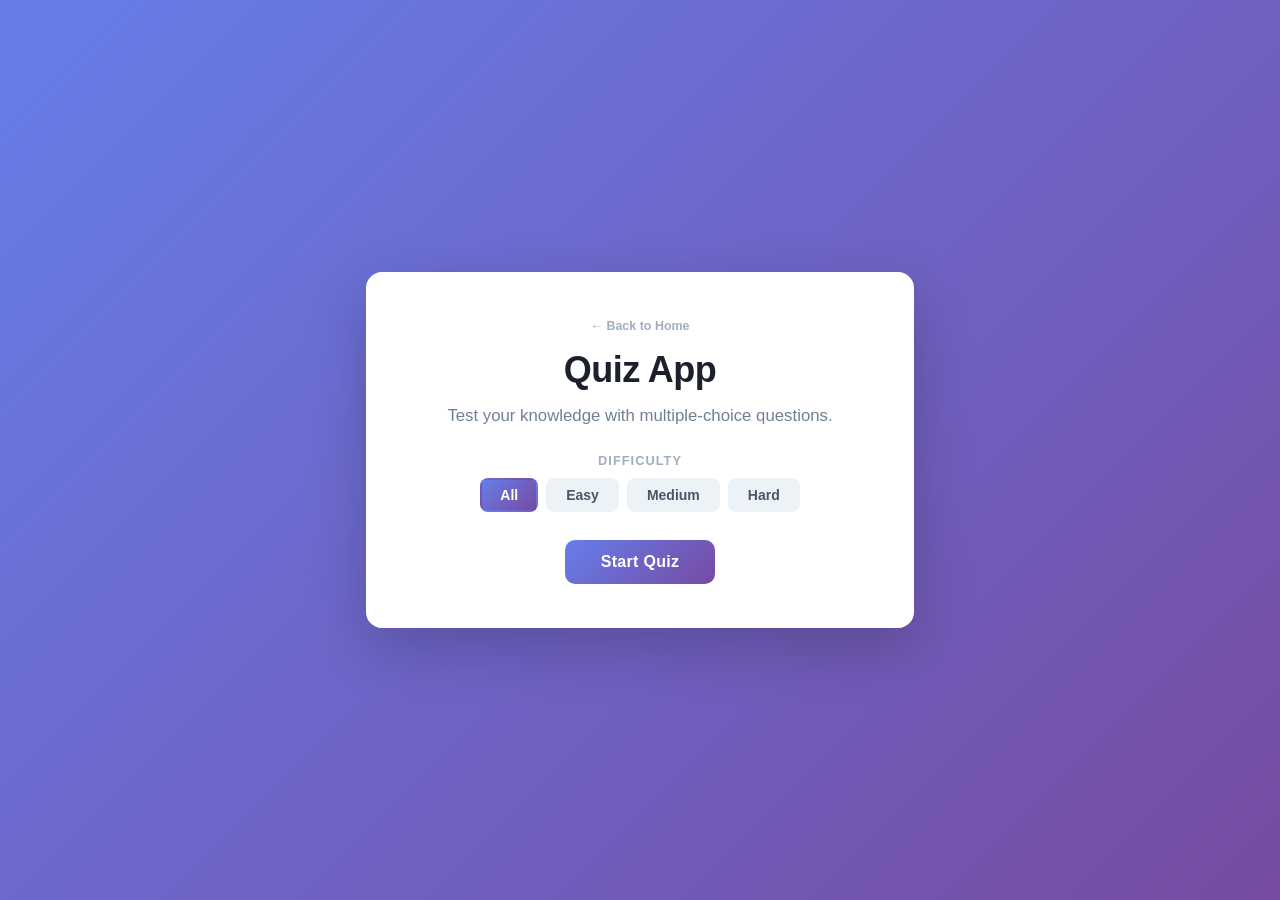
<file: quiz-app/index.html>
<!DOCTYPE html>
<html lang="en">
<head>
  <meta charset="UTF-8" />
  <meta name="viewport" content="width=device-width, initial-scale=1.0" />
  <title>Quiz App</title>
  <link rel="stylesheet" href="style.css" />
</head>
<body>
  <div class="container">

    <!-- Start Screen -->
    <div id="start-screen" class="screen">
      <a href="landing.html" class="back-home-link" id="back-home-link">← Back to Home</a>
      <h1>Quiz App</h1>
      <p>Test your knowledge with multiple-choice questions.</p>

      <div class="difficulty-selector">
        <span class="difficulty-label">Difficulty</span>
        <div class="difficulty-buttons">
          <button class="diff-btn active" data-difficulty="all">All</button>
          <button class="diff-btn" data-difficulty="easy">Easy</button>
          <button class="diff-btn" data-difficulty="medium">Medium</button>
          <button class="diff-btn" data-difficulty="hard">Hard</button>
        </div>
      </div>

      <button id="start-btn">Start Quiz</button>

      <!-- Leaderboard -->
      <div id="leaderboard-section" class="leaderboard-section hidden">
        <h3>Leaderboard</h3>
        <ol id="leaderboard-list"></ol>
      </div>
    </div>

    <!-- Quiz Screen -->
    <div id="quiz-screen" class="screen hidden">
      <div class="quiz-header">
        <span class="progress-label">Question <span id="current-q">1</span> of <span id="total-q">5</span></span>
        <div class="timer">
          <svg class="timer-ring" viewBox="0 0 40 40">
            <circle class="timer-ring-bg" cx="20" cy="20" r="16"/>
            <circle id="timer-ring-fill" class="timer-ring-fill" cx="20" cy="20" r="16"/>
          </svg>
          <span id="timer-text">15</span>
        </div>
      </div>
      <div class="progress-bar">
        <div id="progress-fill"></div>
      </div>
      <div class="question-card">
        <p id="question-text"></p>
        <ul id="options-list"></ul>
      </div>
      <button id="next-btn" disabled>Next</button>
    </div>

    <!-- Result Screen -->
    <div id="result-screen" class="screen hidden">
      <h2>Quiz Complete!</h2>
      <p class="score-display">Your Score: <span id="score"></span> / <span id="total"></span></p>
      <p id="score-message"></p>

      <!-- Past Attempts -->
      <div id="history-section" class="history-section hidden">
        <h3>Past Attempts</h3>
        <ul id="history-list"></ul>
      </div>

      <div class="result-actions">
        <button id="restart-btn">Try Again</button>
        <button id="home-btn" class="btn-secondary">Home</button>
        <a href="landing.html" id="analytics-link" class="btn-secondary btn-anchor">View Analytics</a>
      </div>
    </div>

  </div>

  <script src="script.js"></script>
</body>
</html>
</file>
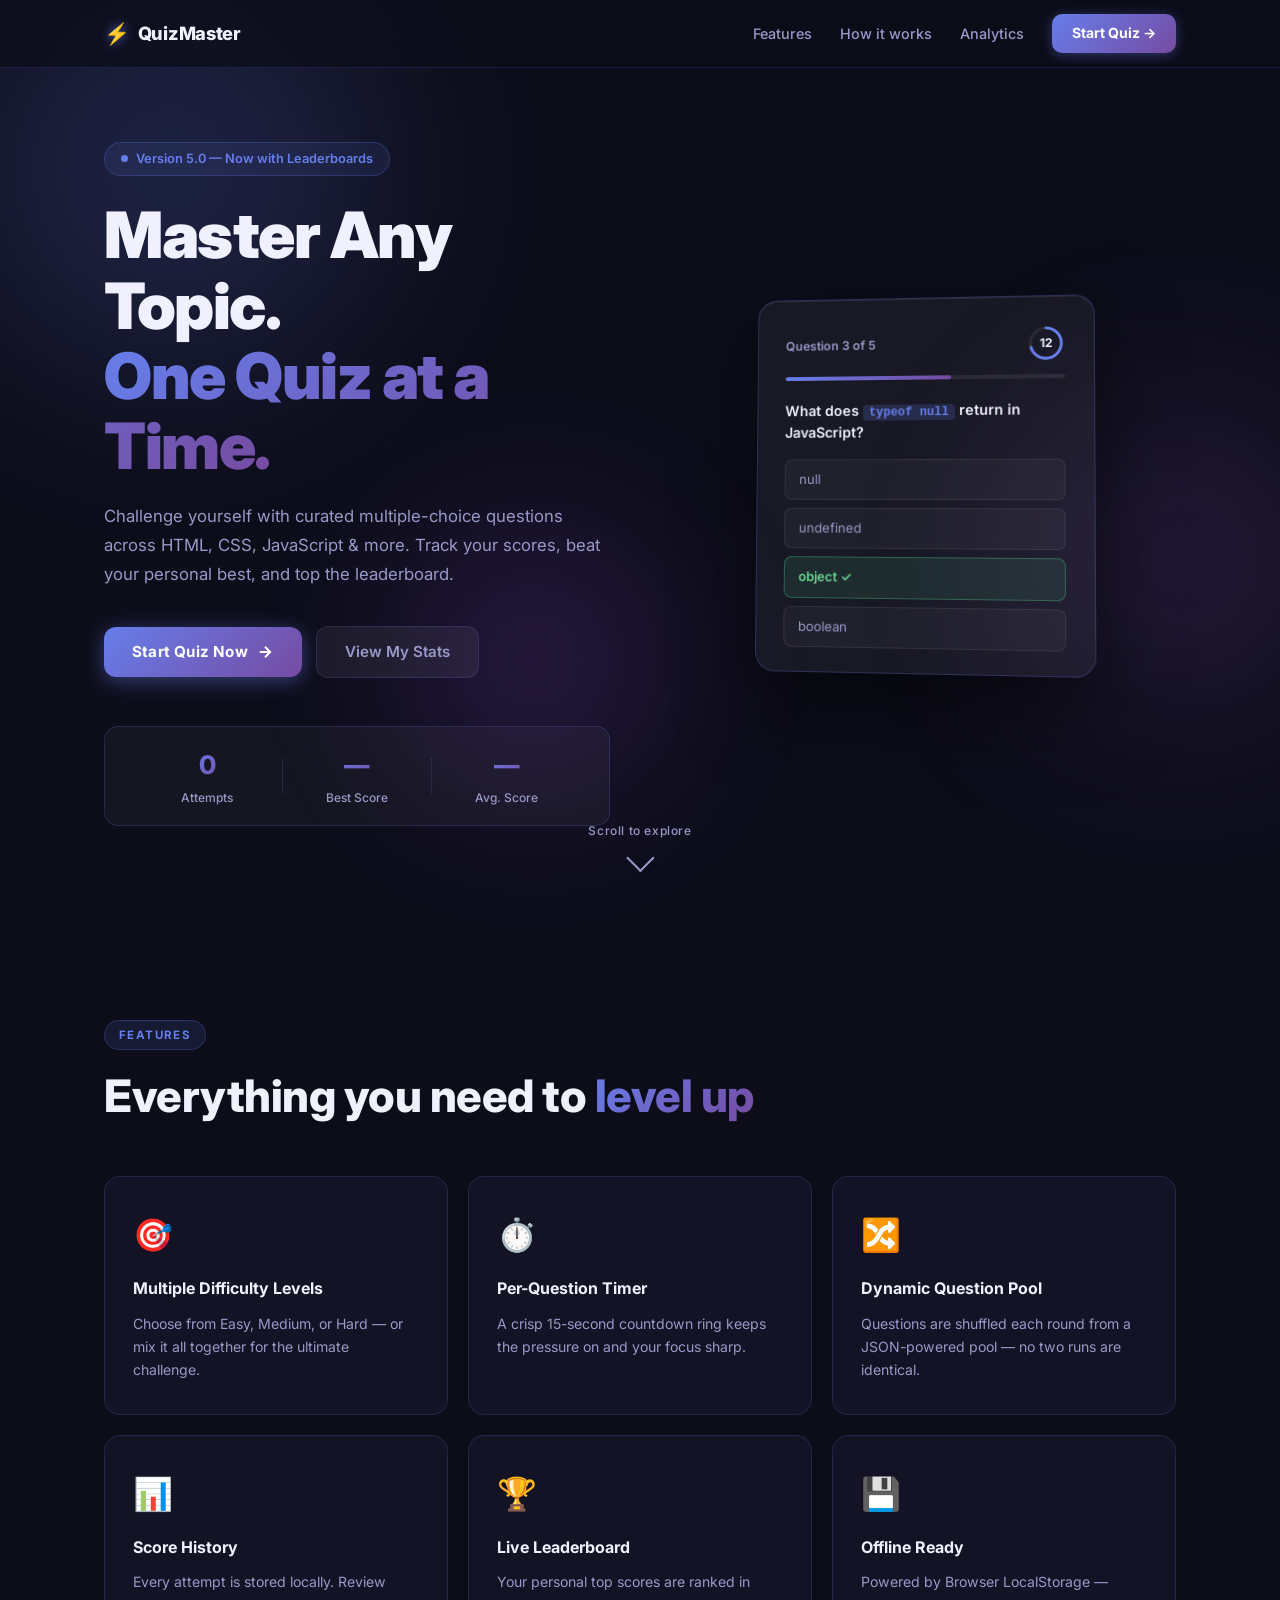
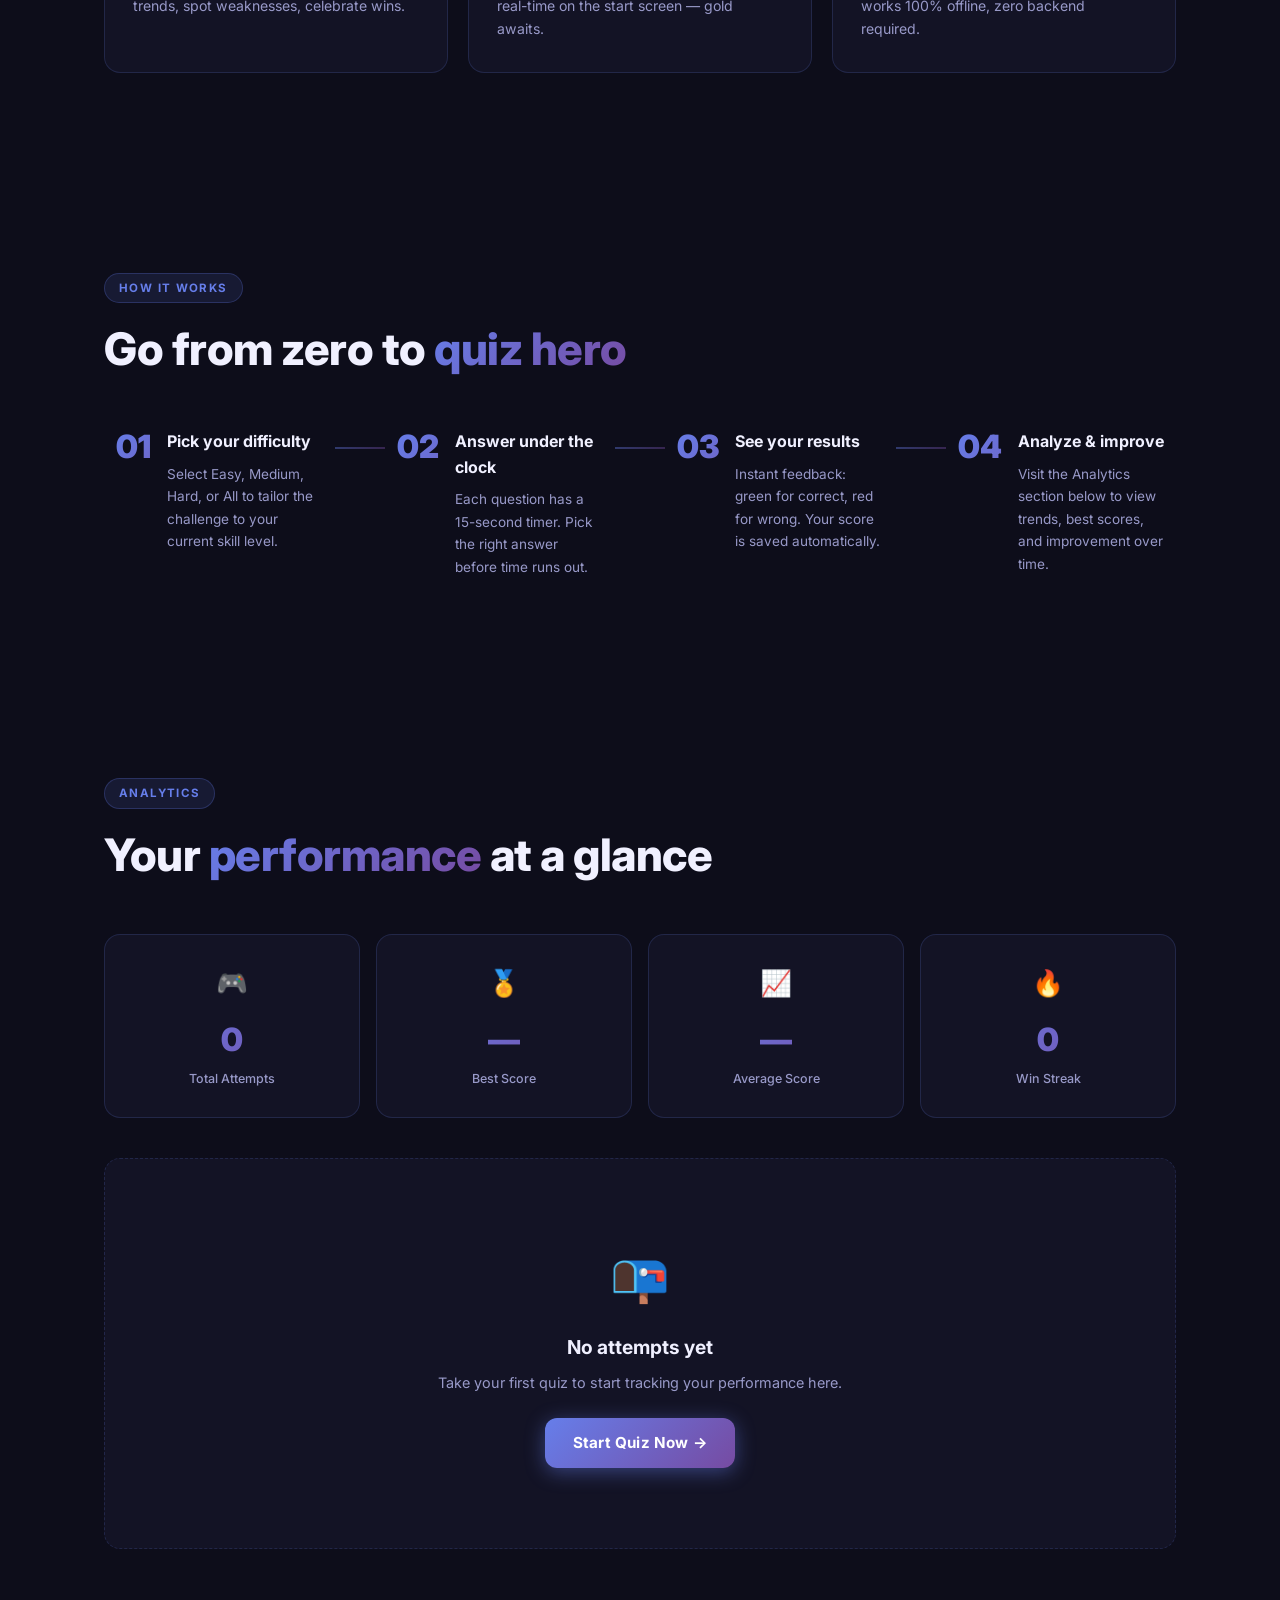
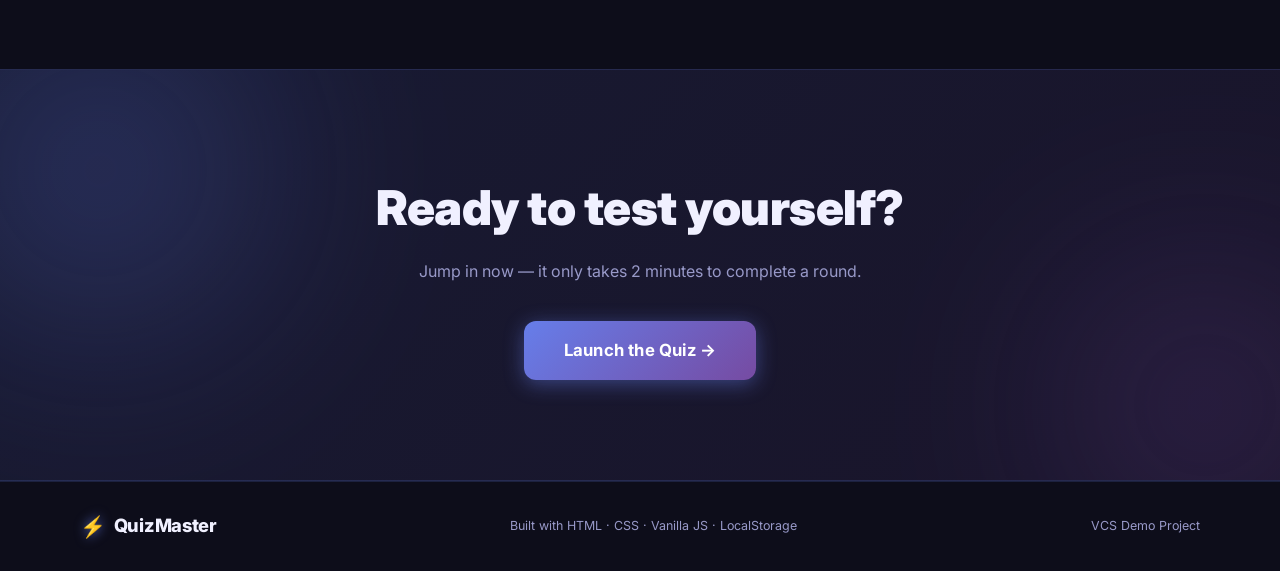
<file: quiz-app/landing.html>
<!DOCTYPE html>
<html lang="en">
<head>
  <meta charset="UTF-8" />
  <meta name="viewport" content="width=device-width, initial-scale=1.0" />
  <title>QuizMaster — Test Your Knowledge</title>
  <meta name="description" content="QuizMaster is a beautifully crafted quiz application. Challenge yourself with multiple-choice questions, track your progress, and climb the leaderboard." />
  <link rel="preconnect" href="https://fonts.googleapis.com" />
  <link rel="preconnect" href="https://fonts.gstatic.com" crossorigin />
  <link href="https://fonts.googleapis.com/css2?family=Inter:wght@300;400;500;600;700;800;900&display=swap" rel="stylesheet" />
  <link rel="stylesheet" href="landing.css" />
</head>
<body>

  <!-- ── NAV ───────────────────────────────────────────── -->
  <nav class="nav" id="main-nav">
    <div class="nav-inner">
      <a href="#" class="nav-logo">
        <span class="logo-icon">⚡</span>
        <span>QuizMaster</span>
      </a>
      <div class="nav-links">
        <a href="#features">Features</a>
        <a href="#how-it-works">How it works</a>
        <a href="#analytics">Analytics</a>
        <a href="index.html" class="nav-cta">Start Quiz →</a>
      </div>
      <button class="nav-hamburger" id="hamburger" aria-label="Toggle menu">
        <span></span><span></span><span></span>
      </button>
    </div>
  </nav>

  <!-- ── HERO ──────────────────────────────────────────── -->
  <header class="hero" id="home">
    <div class="hero-bg">
      <div class="orb orb-1"></div>
      <div class="orb orb-2"></div>
      <div class="orb orb-3"></div>
    </div>
    <div class="hero-content">
      <div class="hero-badge">
        <span class="badge-dot"></span>
        Version 5.0 — Now with Leaderboards
      </div>
      <h1 class="hero-title">
        Master Any Topic.<br />
        <span class="gradient-text">One Quiz at a Time.</span>
      </h1>
      <p class="hero-sub">
        Challenge yourself with curated multiple-choice questions across HTML, CSS, JavaScript &amp; more. Track your scores, beat your personal best, and top the leaderboard.
      </p>
      <div class="hero-actions">
        <a href="index.html" class="btn-primary" id="hero-start-btn">
          <span>Start Quiz Now</span>
          <svg width="18" height="18" viewBox="0 0 24 24" fill="none" stroke="currentColor" stroke-width="2.5"><path d="M5 12h14M12 5l7 7-7 7"/></svg>
        </a>
        <a href="#analytics" class="btn-ghost">View My Stats</a>
      </div>
      <div class="hero-stats" id="hero-stats">
        <div class="hstat">
          <span class="hstat-num" id="hs-attempts">—</span>
          <span class="hstat-label">Attempts</span>
        </div>
        <div class="hstat-divider"></div>
        <div class="hstat">
          <span class="hstat-num" id="hs-best">—</span>
          <span class="hstat-label">Best Score</span>
        </div>
        <div class="hstat-divider"></div>
        <div class="hstat">
          <span class="hstat-num" id="hs-avg">—</span>
          <span class="hstat-label">Avg. Score</span>
        </div>
      </div>
    </div>
    <div class="hero-visual" aria-hidden="true">
      <div class="quiz-mock">
        <div class="mock-header">
          <span class="mock-tag">Question 3 of 5</span>
          <div class="mock-timer">
            <svg viewBox="0 0 40 40">
              <circle class="tbg" cx="20" cy="20" r="16"/>
              <circle class="tfg" cx="20" cy="20" r="16"/>
            </svg>
            <span>12</span>
          </div>
        </div>
        <div class="mock-bar"><div class="mock-bar-fill" style="width:60%"></div></div>
        <p class="mock-q">What does <code>typeof null</code> return in JavaScript?</p>
        <ul class="mock-opts">
          <li class="opt-a">null</li>
          <li class="opt-b">undefined</li>
          <li class="opt-c opt-correct">object ✓</li>
          <li class="opt-d">boolean</li>
        </ul>
      </div>
    </div>
    <div class="hero-scroll-hint">
      <span>Scroll to explore</span>
      <div class="scroll-arrow"></div>
    </div>
  </header>

  <!-- ── FEATURES ───────────────────────────────────────── -->
  <section class="features-section" id="features">
    <div class="section-inner">
      <div class="section-label">Features</div>
      <h2 class="section-title">Everything you need to  <span class="gradient-text">level up</span></h2>
      <div class="features-grid">
        <div class="feat-card" style="--d:0ms">
          <div class="feat-icon">🎯</div>
          <h3>Multiple Difficulty Levels</h3>
          <p>Choose from Easy, Medium, or Hard — or mix it all together for the ultimate challenge.</p>
        </div>
        <div class="feat-card" style="--d:80ms">
          <div class="feat-icon">⏱️</div>
          <h3>Per-Question Timer</h3>
          <p>A crisp 15-second countdown ring keeps the pressure on and your focus sharp.</p>
        </div>
        <div class="feat-card" style="--d:160ms">
          <div class="feat-icon">🔀</div>
          <h3>Dynamic Question Pool</h3>
          <p>Questions are shuffled each round from a JSON-powered pool — no two runs are identical.</p>
        </div>
        <div class="feat-card" style="--d:240ms">
          <div class="feat-icon">📊</div>
          <h3>Score History</h3>
          <p>Every attempt is stored locally. Review trends, spot weaknesses, celebrate wins.</p>
        </div>
        <div class="feat-card" style="--d:320ms">
          <div class="feat-icon">🏆</div>
          <h3>Live Leaderboard</h3>
          <p>Your personal top scores are ranked in real-time on the start screen — gold awaits.</p>
        </div>
        <div class="feat-card" style="--d:400ms">
          <div class="feat-icon">💾</div>
          <h3>Offline Ready</h3>
          <p>Powered by Browser LocalStorage — works 100% offline, zero backend required.</p>
        </div>
      </div>
    </div>
  </section>

  <!-- ── HOW IT WORKS ───────────────────────────────────── -->
  <section class="how-section" id="how-it-works">
    <div class="section-inner">
      <div class="section-label">How it works</div>
      <h2 class="section-title">Go from zero to <span class="gradient-text">quiz hero</span></h2>
      <div class="steps">
        <div class="step">
          <div class="step-num">01</div>
          <div class="step-body">
            <h3>Pick your difficulty</h3>
            <p>Select Easy, Medium, Hard, or All to tailor the challenge to your current skill level.</p>
          </div>
        </div>
        <div class="step-connector"></div>
        <div class="step">
          <div class="step-num">02</div>
          <div class="step-body">
            <h3>Answer under the clock</h3>
            <p>Each question has a 15-second timer. Pick the right answer before time runs out.</p>
          </div>
        </div>
        <div class="step-connector"></div>
        <div class="step">
          <div class="step-num">03</div>
          <div class="step-body">
            <h3>See your results</h3>
            <p>Instant feedback: green for correct, red for wrong. Your score is saved automatically.</p>
          </div>
        </div>
        <div class="step-connector"></div>
        <div class="step">
          <div class="step-num">04</div>
          <div class="step-body">
            <h3>Analyze &amp; improve</h3>
            <p>Visit the Analytics section below to view trends, best scores, and improvement over time.</p>
          </div>
        </div>
      </div>
    </div>
  </section>

  <!-- ── ANALYTICS / PAST ATTEMPTS ─────────────────────── -->
  <section class="analytics-section" id="analytics">
    <div class="section-inner">
      <div class="section-label">Analytics</div>
      <h2 class="section-title">Your <span class="gradient-text">performance</span> at a glance</h2>

      <!-- Summary Cards -->
      <div class="stat-cards" id="stat-cards">
        <div class="stat-card">
          <div class="sc-icon">🎮</div>
          <div class="sc-val" id="sc-total">0</div>
          <div class="sc-lbl">Total Attempts</div>
        </div>
        <div class="stat-card">
          <div class="sc-icon">🏅</div>
          <div class="sc-val" id="sc-best">—</div>
          <div class="sc-lbl">Best Score</div>
        </div>
        <div class="stat-card">
          <div class="sc-icon">📈</div>
          <div class="sc-val" id="sc-avg">—</div>
          <div class="sc-lbl">Average Score</div>
        </div>
        <div class="stat-card">
          <div class="sc-icon">🔥</div>
          <div class="sc-val" id="sc-streak">0</div>
          <div class="sc-lbl">Win Streak</div>
        </div>
      </div>

      <!-- Empty state -->
      <div class="empty-state hidden" id="empty-state">
        <div class="empty-icon">📭</div>
        <h3>No attempts yet</h3>
        <p>Take your first quiz to start tracking your performance here.</p>
        <a href="index.html" class="btn-primary" id="empty-start-btn">Start Quiz Now →</a>
      </div>

      <!-- Chart + Table -->
      <div class="analytics-grid hidden" id="analytics-grid">
        <!-- Score Chart -->
        <div class="chart-card">
          <div class="chart-header">
            <h3>Score History</h3>
            <span class="chart-hint">Last 10 attempts</span>
          </div>
          <div class="chart-wrap">
            <canvas id="score-chart" width="600" height="220"></canvas>
          </div>
          <div class="chart-legend">
            <span class="leg-dot leg-pass"></span> Pass (≥60%)
            <span class="leg-dot leg-fail" style="margin-left:16px"></span> Below 60%
          </div>
        </div>

        <!-- Difficulty Breakdown -->
        <div class="breakdown-card">
          <h3>By Difficulty</h3>
          <div id="diff-breakdown"></div>
        </div>

        <!-- History Table -->
        <div class="history-card">
          <div class="history-header">
            <h3>All Attempts</h3>
            <div class="history-controls">
              <select id="filter-diff" aria-label="Filter by difficulty">
                <option value="all">All difficulties</option>
                <option value="easy">Easy</option>
                <option value="medium">Medium</option>
                <option value="hard">Hard</option>
              </select>
              <button class="btn-danger" id="clear-btn" title="Clear all history">Clear All</button>
            </div>
          </div>
          <div class="table-wrap">
            <table class="attempts-table" id="attempts-table">
              <thead>
                <tr>
                  <th>#</th>
                  <th>Date</th>
                  <th>Difficulty</th>
                  <th>Score</th>
                  <th>Percentage</th>
                  <th>Result</th>
                </tr>
              </thead>
              <tbody id="attempts-tbody"></tbody>
            </table>
          </div>
        </div>
      </div>
    </div>
  </section>

  <!-- ── CTA ────────────────────────────────────────────── -->
  <section class="cta-section">
    <div class="cta-orb cta-orb-1"></div>
    <div class="cta-orb cta-orb-2"></div>
    <div class="cta-inner">
      <h2>Ready to test yourself?</h2>
      <p>Jump in now — it only takes 2 minutes to complete a round.</p>
      <a href="index.html" class="btn-primary btn-large" id="cta-start-btn">Launch the Quiz →</a>
    </div>
  </section>

  <!-- ── FOOTER ─────────────────────────────────────────── -->
  <footer class="footer">
    <div class="footer-inner">
      <span class="nav-logo"><span class="logo-icon">⚡</span> QuizMaster</span>
      <span class="footer-note">Built with HTML · CSS · Vanilla JS · LocalStorage</span>
      <span class="footer-note">VCS Demo Project</span>
    </div>
  </footer>

  <script src="landing.js"></script>
</body>
</html>
</file>
<file: quiz-app/style.css>
* {
  box-sizing: border-box;
  margin: 0;
  padding: 0;
}

body {
  font-family: 'Segoe UI', Tahoma, Geneva, Verdana, sans-serif;
  background: linear-gradient(135deg, #667eea 0%, #764ba2 100%);
  min-height: 100vh;
  display: flex;
  align-items: center;
  justify-content: center;
}

.container {
  width: 100%;
  max-width: 580px;
  padding: 16px;
}

.screen {
  background: #ffffff;
  border-radius: 16px;
  padding: 44px 40px;
  box-shadow: 0 20px 60px rgba(0, 0, 0, 0.2);
  text-align: center;
  animation: fadeIn 0.3s ease;
}

@keyframes fadeIn {
  from { opacity: 0; transform: translateY(12px); }
  to   { opacity: 1; transform: translateY(0); }
}

.hidden {
  display: none;
}

/* Start Screen */
#start-screen h1 {
  font-size: 2.25rem;
  color: #1a202c;
  margin-bottom: 12px;
  letter-spacing: -0.5px;
}

#start-screen > p {
  color: #718096;
  margin-bottom: 24px;
  font-size: 1.05rem;
  line-height: 1.6;
}

/* Difficulty Selector */
.difficulty-selector {
  margin-bottom: 28px;
}

.difficulty-label {
  display: block;
  font-size: 0.8rem;
  font-weight: 600;
  color: #a0aec0;
  text-transform: uppercase;
  letter-spacing: 0.08em;
  margin-bottom: 10px;
}

.difficulty-buttons {
  display: flex;
  gap: 8px;
  justify-content: center;
}

.diff-btn {
  background: #edf2f7;
  color: #4a5568;
  border: 2px solid transparent;
  border-radius: 8px;
  padding: 7px 18px;
  font-size: 0.875rem;
  font-weight: 600;
  cursor: pointer;
  transition: background 0.15s, border-color 0.15s, color 0.15s, transform 0.1s;
  letter-spacing: 0;
}

.diff-btn:hover:not(:disabled) {
  background: #e2e8f0;
  transform: translateY(-1px);
  opacity: 1;
}

.diff-btn.active {
  background: linear-gradient(135deg, #667eea, #764ba2);
  color: #ffffff;
  border-color: transparent;
}

/* Leaderboard on Start Screen */
.leaderboard-section {
  margin-top: 32px;
  text-align: left;
  border-top: 1px solid #e2e8f0;
  padding-top: 24px;
}

.leaderboard-section h3 {
  font-size: 0.95rem;
  font-weight: 700;
  color: #4a5568;
  margin-bottom: 12px;
  text-align: center;
  text-transform: uppercase;
  letter-spacing: 0.06em;
}

#leaderboard-list {
  list-style: none;
  display: flex;
  flex-direction: column;
  gap: 6px;
}

#leaderboard-list li {
  font-size: 0.875rem;
  color: #4a5568;
  background: #f7fafc;
  border-radius: 8px;
  padding: 8px 14px;
  display: flex;
  align-items: center;
  gap: 8px;
}

#leaderboard-list li::before {
  content: counter(list-item);
  counter-increment: list-item;
  font-weight: 700;
  font-size: 0.8rem;
  min-width: 18px;
  color: #a0aec0;
}

#leaderboard-list {
  counter-reset: list-item;
}

#leaderboard-list li.gold   { background: #fffff0; color: #744210; }
#leaderboard-list li.silver { background: #f7fafc; color: #2d3748; }
#leaderboard-list li.bronze { background: #fffaf0; color: #7b341e; }

/* Quiz Header (progress label + timer) */
.quiz-header {
  display: flex;
  align-items: center;
  justify-content: space-between;
  margin-bottom: 10px;
}

.progress-label {
  font-size: 0.875rem;
  color: #718096;
  font-weight: 500;
}

/* Progress Bar */
.progress-bar {
  height: 6px;
  background: #e2e8f0;
  border-radius: 999px;
  margin-bottom: 28px;
  overflow: hidden;
}

#progress-fill {
  height: 100%;
  background: linear-gradient(90deg, #667eea, #764ba2);
  border-radius: 999px;
  transition: width 0.4s ease;
  width: 0%;
}

/* Timer */
.timer {
  position: relative;
  width: 44px;
  height: 44px;
  flex-shrink: 0;
}

.timer-ring {
  width: 44px;
  height: 44px;
  transform: rotate(-90deg);
}

.timer-ring-bg {
  fill: none;
  stroke: #e2e8f0;
  stroke-width: 3;
}

.timer-ring-fill {
  fill: none;
  stroke: #667eea;
  stroke-width: 3;
  stroke-linecap: round;
  stroke-dasharray: 100.53; /* 2π × 16 */
  stroke-dashoffset: 0;
  transition: stroke-dashoffset 1s linear, stroke 0.3s;
}

.timer-ring-fill.urgent {
  stroke: #fc8181;
}

#timer-text {
  position: absolute;
  inset: 0;
  display: flex;
  align-items: center;
  justify-content: center;
  font-size: 0.8rem;
  font-weight: 700;
  color: #4a5568;
}

#timer-text.urgent {
  color: #e53e3e;
}

/* Question Card */
.question-card {
  text-align: left;
  margin-bottom: 24px;
}

#question-text {
  font-size: 1.125rem;
  font-weight: 600;
  color: #1a202c;
  margin-bottom: 20px;
  line-height: 1.6;
}

#options-list {
  list-style: none;
  display: flex;
  flex-direction: column;
  gap: 10px;
}

#options-list li {
  border: 2px solid #e2e8f0;
  border-radius: 10px;
  padding: 13px 18px;
  cursor: pointer;
  font-size: 0.975rem;
  color: #2d3748;
  transition: background 0.15s, border-color 0.15s, transform 0.1s;
  text-align: left;
}

#options-list li:hover:not(.correct):not(.wrong):not(.no-answer) {
  background: #ebf4ff;
  border-color: #4299e1;
  transform: translateX(3px);
}

#options-list li.correct {
  background: #f0fff4;
  border-color: #48bb78;
  color: #276749;
  font-weight: 600;
}

#options-list li.wrong {
  background: #fff5f5;
  border-color: #fc8181;
  color: #9b2c2c;
}

#options-list li.no-answer {
  opacity: 0.5;
  cursor: default;
}

/* Buttons */
button {
  background: linear-gradient(135deg, #667eea, #764ba2);
  color: #ffffff;
  border: none;
  border-radius: 10px;
  padding: 13px 36px;
  font-size: 1rem;
  font-weight: 600;
  cursor: pointer;
  transition: opacity 0.15s, transform 0.1s;
  letter-spacing: 0.3px;
}

button:hover:not(:disabled) {
  opacity: 0.9;
  transform: translateY(-1px);
}

button:disabled {
  background: #a0aec0;
  cursor: not-allowed;
  transform: none;
}

.btn-secondary {
  background: #edf2f7;
  color: #4a5568;
}

.btn-secondary:hover:not(:disabled) {
  background: #e2e8f0;
  opacity: 1;
}

/* Result Screen */
#result-screen h2 {
  font-size: 1.85rem;
  color: #1a202c;
  margin-bottom: 16px;
}

.score-display {
  font-size: 1.5rem;
  font-weight: 700;
  color: #667eea;
  margin-bottom: 8px;
}

#score-message {
  color: #718096;
  margin-bottom: 24px;
  font-size: 1rem;
}

.result-actions {
  display: flex;
  gap: 12px;
  justify-content: center;
  margin-top: 24px;
}

/* Past Attempts (History) */
.history-section {
  margin-top: 24px;
  text-align: left;
  border-top: 1px solid #e2e8f0;
  padding-top: 20px;
}

.history-section h3 {
  font-size: 0.95rem;
  font-weight: 700;
  color: #4a5568;
  margin-bottom: 10px;
  text-align: center;
  text-transform: uppercase;
  letter-spacing: 0.06em;
}

#history-list {
  list-style: none;
  display: flex;
  flex-direction: column;
  gap: 6px;
}

#history-list li {
  font-size: 0.85rem;
  color: #718096;
  background: #f7fafc;
  border-radius: 8px;
  padding: 7px 12px;
  text-align: left;
}

/* ── Nav link back to landing page ── */
.back-home-link {
  display: inline-block;
  font-size: 0.78rem;
  font-weight: 600;
  color: #a0aec0;
  text-decoration: none;
  margin-bottom: 16px;
  transition: color 0.15s;
}
.back-home-link:hover { color: #667eea; }

/* ── Anchor styled like secondary button ── */
.btn-anchor {
  display: inline-flex;
  align-items: center;
  justify-content: center;
  text-decoration: none;
  background: #edf2f7 !important;
  color: #4a5568 !important;
  border-radius: 10px;
  padding: 13px 20px;
  font-size: 0.9rem;
  font-weight: 600;
  cursor: pointer;
  transition: background 0.15s, transform 0.1s;
}
.btn-anchor:hover {
  background: #e2e8f0 !important;
  transform: translateY(-1px);
}
</file>
<file: quiz-app/landing.css>
/* ── Reset & Base ─────────────────────────────────────── */
*, *::before, *::after { box-sizing: border-box; margin: 0; padding: 0; }

:root {
  --purple-start: #667eea;
  --purple-end:   #764ba2;
  --purple-mid:   #7165e3;
  --bg:           #0d0d1a;
  --bg-card:      #131325;
  --bg-card2:     #1a1a2e;
  --text:         #f0f0ff;
  --text-muted:   #9899c8;
  --border:       rgba(102, 126, 234, 0.18);
  --shadow:       0 20px 60px rgba(0,0,0,0.4);
  --radius:       16px;
  --nav-h:        68px;
  --transition:   0.25s ease;
}

html { scroll-behavior: smooth; }

body {
  font-family: 'Inter', 'Segoe UI', sans-serif;
  background: var(--bg);
  color: var(--text);
  line-height: 1.6;
  overflow-x: hidden;
}

a { text-decoration: none; color: inherit; }

/* ── Utilities ───────────────────────────────────────── */
.gradient-text {
  background: linear-gradient(135deg, var(--purple-start), var(--purple-end));
  -webkit-background-clip: text;
  -webkit-text-fill-color: transparent;
  background-clip: text;
}

.hidden { display: none !important; }

.section-inner {
  max-width: 1120px;
  margin: 0 auto;
  padding: 0 24px;
}

.section-label {
  display: inline-block;
  font-size: 0.72rem;
  font-weight: 700;
  letter-spacing: 0.12em;
  text-transform: uppercase;
  color: var(--purple-start);
  background: rgba(102, 126, 234, 0.12);
  border: 1px solid rgba(102, 126, 234, 0.25);
  border-radius: 999px;
  padding: 5px 14px;
  margin-bottom: 20px;
}

.section-title {
  font-size: clamp(1.8rem, 4vw, 2.8rem);
  font-weight: 800;
  line-height: 1.2;
  color: var(--text);
  margin-bottom: 52px;
  letter-spacing: -0.5px;
}

/* ── Buttons ─────────────────────────────────────────── */
.btn-primary {
  display: inline-flex;
  align-items: center;
  gap: 8px;
  background: linear-gradient(135deg, var(--purple-start), var(--purple-end));
  color: #fff;
  font-weight: 700;
  font-size: 0.95rem;
  padding: 13px 28px;
  border-radius: 12px;
  border: none;
  cursor: pointer;
  transition: transform var(--transition), box-shadow var(--transition), opacity var(--transition);
  box-shadow: 0 4px 20px rgba(102,126,234,0.45);
  letter-spacing: 0.2px;
}
.btn-primary:hover {
  transform: translateY(-2px);
  box-shadow: 0 8px 32px rgba(102,126,234,0.6);
}
.btn-primary.btn-large { padding: 16px 40px; font-size: 1.05rem; }

.btn-ghost {
  display: inline-flex;
  align-items: center;
  gap: 8px;
  background: rgba(255,255,255,0.06);
  color: var(--text-muted);
  font-weight: 600;
  font-size: 0.95rem;
  padding: 13px 28px;
  border-radius: 12px;
  border: 1px solid var(--border);
  cursor: pointer;
  transition: background var(--transition), color var(--transition), transform var(--transition);
}
.btn-ghost:hover {
  background: rgba(255,255,255,0.10);
  color: var(--text);
  transform: translateY(-2px);
}

.btn-danger {
  background: rgba(252,129,129,0.12);
  color: #fc8181;
  border: 1px solid rgba(252,129,129,0.3);
  border-radius: 8px;
  padding: 7px 14px;
  font-size: 0.8rem;
  font-weight: 600;
  cursor: pointer;
  transition: background var(--transition), transform var(--transition);
}
.btn-danger:hover {
  background: rgba(252,129,129,0.22);
  transform: translateY(-1px);
}

/* ── NAV ─────────────────────────────────────────────── */
.nav {
  position: fixed;
  top: 0; left: 0; right: 0;
  z-index: 100;
  height: var(--nav-h);
  backdrop-filter: blur(20px);
  -webkit-backdrop-filter: blur(20px);
  background: rgba(13,13,26,0.75);
  border-bottom: 1px solid var(--border);
  transition: background var(--transition);
}

.nav-inner {
  max-width: 1120px;
  margin: 0 auto;
  padding: 0 24px;
  height: 100%;
  display: flex;
  align-items: center;
  justify-content: space-between;
  gap: 24px;
}

.nav-logo {
  display: flex;
  align-items: center;
  gap: 8px;
  font-size: 1.15rem;
  font-weight: 800;
  color: var(--text);
  letter-spacing: -0.3px;
}
.logo-icon {
  font-size: 1.3rem;
  filter: drop-shadow(0 0 6px rgba(102,126,234,0.8));
}

.nav-links {
  display: flex;
  align-items: center;
  gap: 28px;
  font-size: 0.9rem;
  font-weight: 500;
  color: var(--text-muted);
}
.nav-links a { transition: color var(--transition); }
.nav-links a:hover { color: var(--text); }

.nav-cta {
  background: linear-gradient(135deg, var(--purple-start), var(--purple-end));
  color: #fff !important;
  padding: 8px 20px;
  border-radius: 10px;
  font-weight: 700 !important;
  font-size: 0.875rem !important;
  transition: transform var(--transition), box-shadow var(--transition) !important;
  box-shadow: 0 2px 12px rgba(102,126,234,0.4);
}
.nav-cta:hover {
  transform: translateY(-1px);
  box-shadow: 0 4px 20px rgba(102,126,234,0.6);
}

.nav-hamburger {
  display: none;
  flex-direction: column;
  gap: 5px;
  background: none;
  border: none;
  cursor: pointer;
  padding: 4px;
}
.nav-hamburger span {
  display: block;
  width: 24px;
  height: 2px;
  background: var(--text);
  border-radius: 2px;
  transition: transform 0.2s, opacity 0.2s;
}

/* ── HERO ─────────────────────────────────────────────── */
.hero {
  min-height: 100vh;
  padding-top: var(--nav-h);
  display: grid;
  grid-template-columns: 1fr 1fr;
  align-items: center;
  gap: 60px;
  max-width: 1120px;
  margin: 0 auto;
  padding-left: 24px;
  padding-right: 24px;
  position: relative;
  overflow: hidden;
}

.hero-bg {
  position: fixed;
  inset: 0;
  z-index: -1;
  pointer-events: none;
}

.orb {
  position: absolute;
  border-radius: 50%;
  filter: blur(80px);
  opacity: 0.25;
  animation: orb-float 8s ease-in-out infinite;
}
.orb-1 {
  width: 500px; height: 500px;
  background: radial-gradient(circle, #667eea, transparent);
  top: -80px; left: -80px;
  animation-delay: 0s;
}
.orb-2 {
  width: 400px; height: 400px;
  background: radial-gradient(circle, #764ba2, transparent);
  top: 40%; right: -100px;
  animation-delay: 3s;
}
.orb-3 {
  width: 300px; height: 300px;
  background: radial-gradient(circle, #a855f7, transparent);
  bottom: 10%; left: 30%;
  animation-delay: 6s;
}

@keyframes orb-float {
  0%, 100% { transform: translate(0, 0) scale(1); }
  50%       { transform: translate(20px, -30px) scale(1.05); }
}

.hero-badge {
  display: inline-flex;
  align-items: center;
  gap: 8px;
  font-size: 0.8rem;
  font-weight: 600;
  color: var(--purple-start);
  background: rgba(102, 126, 234, 0.10);
  border: 1px solid rgba(102, 126, 234, 0.25);
  border-radius: 999px;
  padding: 6px 16px;
  margin-bottom: 24px;
  animation: fadeUp 0.6s ease both;
}
.badge-dot {
  width: 7px; height: 7px;
  background: var(--purple-start);
  border-radius: 50%;
  animation: pulse-dot 2s ease infinite;
}
@keyframes pulse-dot {
  0%, 100% { opacity: 1; transform: scale(1); }
  50%       { opacity: 0.6; transform: scale(1.4); }
}

.hero-title {
  font-size: clamp(2.4rem, 5.5vw, 4rem);
  font-weight: 900;
  line-height: 1.1;
  letter-spacing: -1.5px;
  margin-bottom: 20px;
  animation: fadeUp 0.6s 0.1s ease both;
}

.hero-sub {
  font-size: 1.05rem;
  color: var(--text-muted);
  line-height: 1.75;
  max-width: 500px;
  margin-bottom: 36px;
  animation: fadeUp 0.6s 0.2s ease both;
}

.hero-actions {
  display: flex;
  align-items: center;
  gap: 14px;
  flex-wrap: wrap;
  margin-bottom: 48px;
  animation: fadeUp 0.6s 0.3s ease both;
}

.hero-stats {
  display: flex;
  align-items: center;
  gap: 0;
  background: rgba(255,255,255,0.04);
  border: 1px solid var(--border);
  border-radius: 14px;
  padding: 18px 28px;
  animation: fadeUp 0.6s 0.4s ease both;
}
.hstat {
  display: flex;
  flex-direction: column;
  align-items: center;
  flex: 1;
}
.hstat-num {
  font-size: 1.6rem;
  font-weight: 800;
  background: linear-gradient(135deg, var(--purple-start), var(--purple-end));
  -webkit-background-clip: text;
  -webkit-text-fill-color: transparent;
  background-clip: text;
}
.hstat-label {
  font-size: 0.75rem;
  color: var(--text-muted);
  font-weight: 500;
  margin-top: 2px;
}
.hstat-divider {
  width: 1px;
  height: 36px;
  background: var(--border);
  flex-shrink: 0;
}

/* Quiz Mock */
.hero-visual {
  display: flex;
  justify-content: center;
  align-items: center;
  animation: fadeUp 0.6s 0.2s ease both;
}

.quiz-mock {
  background: rgba(255,255,255,0.05);
  backdrop-filter: blur(20px);
  border: 1px solid rgba(102,126,234,0.25);
  border-radius: 20px;
  padding: 28px 28px 24px;
  width: 340px;
  box-shadow: 0 32px 80px rgba(0,0,0,0.5), inset 0 1px 0 rgba(255,255,255,0.08);
  transform: perspective(800px) rotateY(-5deg) rotateX(2deg);
  transition: transform 0.4s ease;
}
.quiz-mock:hover {
  transform: perspective(800px) rotateY(0deg) rotateX(0deg) translateY(-4px);
}

.mock-header {
  display: flex;
  justify-content: space-between;
  align-items: center;
  margin-bottom: 12px;
}
.mock-tag {
  font-size: 0.78rem;
  font-weight: 600;
  color: var(--text-muted);
}
.mock-timer {
  position: relative;
  width: 38px; height: 38px;
}
.mock-timer svg {
  width: 38px; height: 38px;
  transform: rotate(-90deg);
}
.mock-timer .tbg { fill: none; stroke: rgba(255,255,255,0.08); stroke-width: 3; }
.mock-timer .tfg {
  fill: none;
  stroke: var(--purple-start);
  stroke-width: 3;
  stroke-linecap: round;
  stroke-dasharray: 100.53;
  stroke-dashoffset: 30;
}
.mock-timer span {
  position: absolute; inset: 0;
  display: flex; align-items: center; justify-content: center;
  font-size: 0.75rem; font-weight: 700; color: var(--text);
}

.mock-bar {
  height: 4px;
  background: rgba(255,255,255,0.08);
  border-radius: 999px;
  margin-bottom: 20px;
  overflow: hidden;
}
.mock-bar-fill {
  height: 100%;
  background: linear-gradient(90deg, var(--purple-start), var(--purple-end));
  border-radius: 999px;
}

.mock-q {
  font-size: 0.9rem;
  font-weight: 600;
  color: var(--text);
  margin-bottom: 16px;
  line-height: 1.5;
}
.mock-q code {
  background: rgba(102,126,234,0.2);
  color: var(--purple-start);
  padding: 1px 6px;
  border-radius: 4px;
  font-size: 0.85em;
}

.mock-opts {
  list-style: none;
  display: flex;
  flex-direction: column;
  gap: 8px;
}
.mock-opts li {
  font-size: 0.83rem;
  color: var(--text-muted);
  background: rgba(255,255,255,0.04);
  border: 1px solid rgba(255,255,255,0.08);
  border-radius: 8px;
  padding: 9px 14px;
}
.mock-opts .opt-correct {
  background: rgba(72, 187, 120, 0.12);
  border-color: rgba(72,187,120,0.4);
  color: #68d391;
  font-weight: 600;
}

.hero-scroll-hint {
  position: absolute;
  bottom: 32px;
  left: 50%;
  transform: translateX(-50%);
  display: flex;
  flex-direction: column;
  align-items: center;
  gap: 8px;
  color: var(--text-muted);
  font-size: 0.75rem;
  font-weight: 500;
  letter-spacing: 0.05em;
  animation: fadeIn 1s 1s ease both;
}
.scroll-arrow {
  width: 20px; height: 20px;
  border-right: 2px solid var(--text-muted);
  border-bottom: 2px solid var(--text-muted);
  transform: rotate(45deg);
  animation: bounce-down 1.5s ease infinite;
}
@keyframes bounce-down {
  0%, 100% { transform: rotate(45deg) translateY(0); }
  50%       { transform: rotate(45deg) translateY(6px); }
}

/* ── FEATURES ─────────────────────────────────────────── */
.features-section {
  padding: 120px 0;
}

.features-grid {
  display: grid;
  grid-template-columns: repeat(3, 1fr);
  gap: 20px;
}

.feat-card {
  background: var(--bg-card);
  border: 1px solid var(--border);
  border-radius: var(--radius);
  padding: 32px 28px;
  transition: transform var(--transition), border-color var(--transition), box-shadow var(--transition);
  animation: fadeUp 0.5s calc(var(--d)) ease both;
}
.feat-card:hover {
  transform: translateY(-6px);
  border-color: rgba(102,126,234,0.45);
  box-shadow: 0 12px 40px rgba(102,126,234,0.12);
}

.feat-icon {
  font-size: 2rem;
  margin-bottom: 16px;
  display: block;
}
.feat-card h3 {
  font-size: 1rem;
  font-weight: 700;
  color: var(--text);
  margin-bottom: 10px;
}
.feat-card p {
  font-size: 0.88rem;
  color: var(--text-muted);
  line-height: 1.65;
}

/* ── HOW IT WORKS ─────────────────────────────────────── */
.how-section {
  padding: 80px 0 120px;
}

.steps {
  display: flex;
  align-items: flex-start;
  gap: 0;
  flex-wrap: wrap;
}

.step {
  flex: 1;
  min-width: 200px;
  display: flex;
  gap: 16px;
  padding: 0 12px;
}
.step-num {
  font-size: 2rem;
  font-weight: 900;
  background: linear-gradient(135deg, var(--purple-start), var(--purple-end));
  -webkit-background-clip: text;
  -webkit-text-fill-color: transparent;
  background-clip: text;
  line-height: 1;
  flex-shrink: 0;
  padding-top: 2px;
}
.step-body h3 {
  font-size: 1rem;
  font-weight: 700;
  color: var(--text);
  margin-bottom: 8px;
}
.step-body p {
  font-size: 0.85rem;
  color: var(--text-muted);
  line-height: 1.65;
}
.step-connector {
  flex-shrink: 0;
  width: 50px;
  height: 2px;
  background: linear-gradient(90deg, var(--purple-start), var(--purple-end));
  opacity: 0.4;
  margin-top: 18px;
}

/* ── ANALYTICS ────────────────────────────────────────── */
.analytics-section {
  padding: 80px 0 120px;
}

/* Summary stat cards */
.stat-cards {
  display: grid;
  grid-template-columns: repeat(4, 1fr);
  gap: 16px;
  margin-bottom: 40px;
}
.stat-card {
  background: var(--bg-card);
  border: 1px solid var(--border);
  border-radius: var(--radius);
  padding: 28px 20px;
  text-align: center;
  transition: transform var(--transition), border-color var(--transition);
}
.stat-card:hover {
  transform: translateY(-4px);
  border-color: rgba(102,126,234,0.4);
}
.sc-icon { font-size: 1.6rem; margin-bottom: 10px; display: block; }
.sc-val {
  font-size: 2rem;
  font-weight: 900;
  background: linear-gradient(135deg, var(--purple-start), var(--purple-end));
  -webkit-background-clip: text;
  -webkit-text-fill-color: transparent;
  background-clip: text;
  display: block;
}
.sc-lbl {
  font-size: 0.78rem;
  color: var(--text-muted);
  font-weight: 500;
  margin-top: 4px;
  display: block;
}

/* Empty state */
.empty-state {
  text-align: center;
  padding: 80px 20px;
  background: var(--bg-card);
  border: 1px dashed var(--border);
  border-radius: var(--radius);
}
.empty-icon { font-size: 3rem; margin-bottom: 16px; display: block; }
.empty-state h3 { font-size: 1.2rem; font-weight: 700; margin-bottom: 8px; }
.empty-state p  { color: var(--text-muted); font-size: 0.9rem; margin-bottom: 24px; }

/* Analytics grid */
.analytics-grid {
  display: grid;
  grid-template-columns: 1fr 320px;
  grid-template-rows: auto auto;
  gap: 20px;
}

/* Chart card */
.chart-card {
  background: var(--bg-card);
  border: 1px solid var(--border);
  border-radius: var(--radius);
  padding: 28px;
  grid-column: 1;
  grid-row: 1;
}
.chart-header {
  display: flex;
  justify-content: space-between;
  align-items: center;
  margin-bottom: 20px;
}
.chart-header h3 { font-size: 0.95rem; font-weight: 700; }
.chart-hint { font-size: 0.78rem; color: var(--text-muted); }
.chart-wrap { width: 100%; overflow: hidden; }
canvas { width: 100% !important; }
.chart-legend {
  display: flex;
  align-items: center;
  gap: 6px;
  font-size: 0.78rem;
  color: var(--text-muted);
  margin-top: 12px;
}
.leg-dot {
  width: 10px; height: 10px;
  border-radius: 50%;
  display: inline-block;
}
.leg-pass { background: #667eea; }
.leg-fail { background: rgba(252,129,129,0.8); }

/* Breakdown card */
.breakdown-card {
  background: var(--bg-card);
  border: 1px solid var(--border);
  border-radius: var(--radius);
  padding: 28px;
  grid-column: 2;
  grid-row: 1;
}
.breakdown-card h3 {
  font-size: 0.95rem;
  font-weight: 700;
  margin-bottom: 20px;
}
.diff-row {
  margin-bottom: 18px;
}
.diff-row-label {
  display: flex;
  justify-content: space-between;
  font-size: 0.83rem;
  color: var(--text-muted);
  margin-bottom: 6px;
}
.diff-row-label strong { color: var(--text); font-weight: 600; }
.diff-bar-track {
  height: 8px;
  background: rgba(255,255,255,0.06);
  border-radius: 999px;
  overflow: hidden;
}
.diff-bar-fill {
  height: 100%;
  border-radius: 999px;
  background: linear-gradient(90deg, var(--purple-start), var(--purple-end));
  transition: width 0.8s ease;
}
.diff-empty {
  font-size: 0.82rem;
  color: var(--text-muted);
  text-align: center;
  padding: 20px 0;
}

/* History / attempts table */
.history-card {
  background: var(--bg-card);
  border: 1px solid var(--border);
  border-radius: var(--radius);
  padding: 28px;
  grid-column: 1 / -1;
  grid-row: 2;
}
.history-header {
  display: flex;
  align-items: center;
  justify-content: space-between;
  margin-bottom: 20px;
  flex-wrap: wrap;
  gap: 12px;
}
.history-header h3 { font-size: 0.95rem; font-weight: 700; }
.history-controls {
  display: flex;
  align-items: center;
  gap: 10px;
}

select {
  background: rgba(255,255,255,0.06);
  color: var(--text);
  border: 1px solid var(--border);
  border-radius: 8px;
  padding: 7px 12px;
  font-size: 0.82rem;
  font-family: inherit;
  cursor: pointer;
  appearance: none;
  -webkit-appearance: none;
  background-image: url("data:image/svg+xml,%3Csvg xmlns='http://www.w3.org/2000/svg' width='12' height='12' viewBox='0 0 24 24' fill='none' stroke='%239899c8' stroke-width='2.5'%3E%3Cpath d='M6 9l6 6 6-6'/%3E%3C/svg%3E");
  background-repeat: no-repeat;
  background-position: right 10px center;
  padding-right: 30px;
  transition: border-color var(--transition);
}
select:focus { outline: none; border-color: var(--purple-start); }
select option { background: #1a1a2e; }

.table-wrap { overflow-x: auto; }

.attempts-table {
  width: 100%;
  border-collapse: collapse;
  font-size: 0.85rem;
}
.attempts-table th {
  text-align: left;
  color: var(--text-muted);
  font-size: 0.72rem;
  font-weight: 600;
  text-transform: uppercase;
  letter-spacing: 0.07em;
  padding: 10px 14px;
  border-bottom: 1px solid var(--border);
  white-space: nowrap;
}
.attempts-table td {
  padding: 12px 14px;
  color: var(--text);
  border-bottom: 1px solid rgba(255,255,255,0.04);
  vertical-align: middle;
}
.attempts-table tbody tr:last-child td { border-bottom: none; }
.attempts-table tbody tr {
  transition: background var(--transition);
}
.attempts-table tbody tr:hover { background: rgba(102,126,234,0.06); }

.badge {
  display: inline-block;
  padding: 3px 10px;
  border-radius: 999px;
  font-size: 0.72rem;
  font-weight: 700;
  text-transform: capitalize;
}
.badge-easy   { background: rgba(72,187,120,0.15); color: #68d391; border: 1px solid rgba(72,187,120,0.3); }
.badge-medium { background: rgba(246,173,85,0.15); color: #f6ad55; border: 1px solid rgba(246,173,85,0.3); }
.badge-hard   { background: rgba(252,129,129,0.15); color: #fc8181; border: 1px solid rgba(252,129,129,0.3); }
.badge-all    { background: rgba(102,126,234,0.15); color: #8fa8ea; border: 1px solid rgba(102,126,234,0.3); }

.result-pass { color: #68d391; font-weight: 700; }
.result-fail { color: #fc8181; font-weight: 700; }

/* Score bar */
.score-bar-wrap {
  display: flex;
  align-items: center;
  gap: 10px;
}
.score-bar-track {
  flex: 1;
  height: 6px;
  background: rgba(255,255,255,0.06);
  border-radius: 999px;
  overflow: hidden;
}
.score-bar-fill {
  height: 100%;
  border-radius: 999px;
  background: linear-gradient(90deg, var(--purple-start), var(--purple-end));
}
.score-label { font-size: 0.8rem; font-weight: 700; min-width: 40px; }

/* ── CTA ─────────────────────────────────────────────── */
.cta-section {
  position: relative;
  overflow: hidden;
  padding: 100px 24px;
  text-align: center;
  background: linear-gradient(135deg, rgba(102,126,234,0.12), rgba(118,75,162,0.12));
  border-top: 1px solid var(--border);
  border-bottom: 1px solid var(--border);
}
.cta-orb {
  position: absolute;
  border-radius: 50%;
  filter: blur(100px);
  opacity: 0.3;
  pointer-events: none;
}
.cta-orb-1 {
  width: 400px; height: 400px;
  background: radial-gradient(circle, #667eea, transparent);
  top: -100px; left: -100px;
}
.cta-orb-2 {
  width: 350px; height: 350px;
  background: radial-gradient(circle, #764ba2, transparent);
  bottom: -100px; right: -100px;
}
.cta-inner { position: relative; z-index: 1; }
.cta-inner h2 {
  font-size: clamp(1.8rem, 4vw, 3rem);
  font-weight: 900;
  letter-spacing: -0.5px;
  margin-bottom: 12px;
}
.cta-inner p {
  color: var(--text-muted);
  font-size: 1rem;
  margin-bottom: 36px;
}

/* ── FOOTER ──────────────────────────────────────────── */
.footer {
  padding: 28px 24px;
  border-top: 1px solid var(--border);
}
.footer-inner {
  max-width: 1120px;
  margin: 0 auto;
  display: flex;
  align-items: center;
  justify-content: space-between;
  flex-wrap: wrap;
  gap: 12px;
}
.footer-note {
  font-size: 0.78rem;
  color: var(--text-muted);
}

/* ── Animations ──────────────────────────────────────── */
@keyframes fadeUp {
  from { opacity: 0; transform: translateY(20px); }
  to   { opacity: 1; transform: translateY(0); }
}
@keyframes fadeIn {
  from { opacity: 0; }
  to   { opacity: 1; }
}

/* ── Responsive ──────────────────────────────────────── */
@media (max-width: 960px) {
  .hero {
    grid-template-columns: 1fr;
    padding-top: calc(var(--nav-h) + 40px);
    padding-bottom: 80px;
    text-align: center;
  }
  .hero-sub, .hero-actions { text-align: center; justify-content: center; }
  .hero-visual { order: -1; }
  .quiz-mock { transform: none; width: 300px; }
  .quiz-mock:hover { transform: translateY(-4px); }
  .hero-scroll-hint { display: none; }
  .features-grid { grid-template-columns: repeat(2, 1fr); }
  .stat-cards { grid-template-columns: repeat(2, 1fr); }
  .analytics-grid { grid-template-columns: 1fr; }
  .breakdown-card { grid-column: 1; grid-row: 3; }
  .history-card { grid-row: 4; }
  .steps { flex-direction: column; gap: 28px; }
  .step-connector { display: none; }
}

@media (max-width: 600px) {
  .nav-links { display: none; }
  .nav-hamburger { display: flex; }
  .features-grid { grid-template-columns: 1fr; }
  .stat-cards { grid-template-columns: repeat(2, 1fr); }
  .history-controls { flex-direction: column; align-items: flex-start; }
}
</file>
